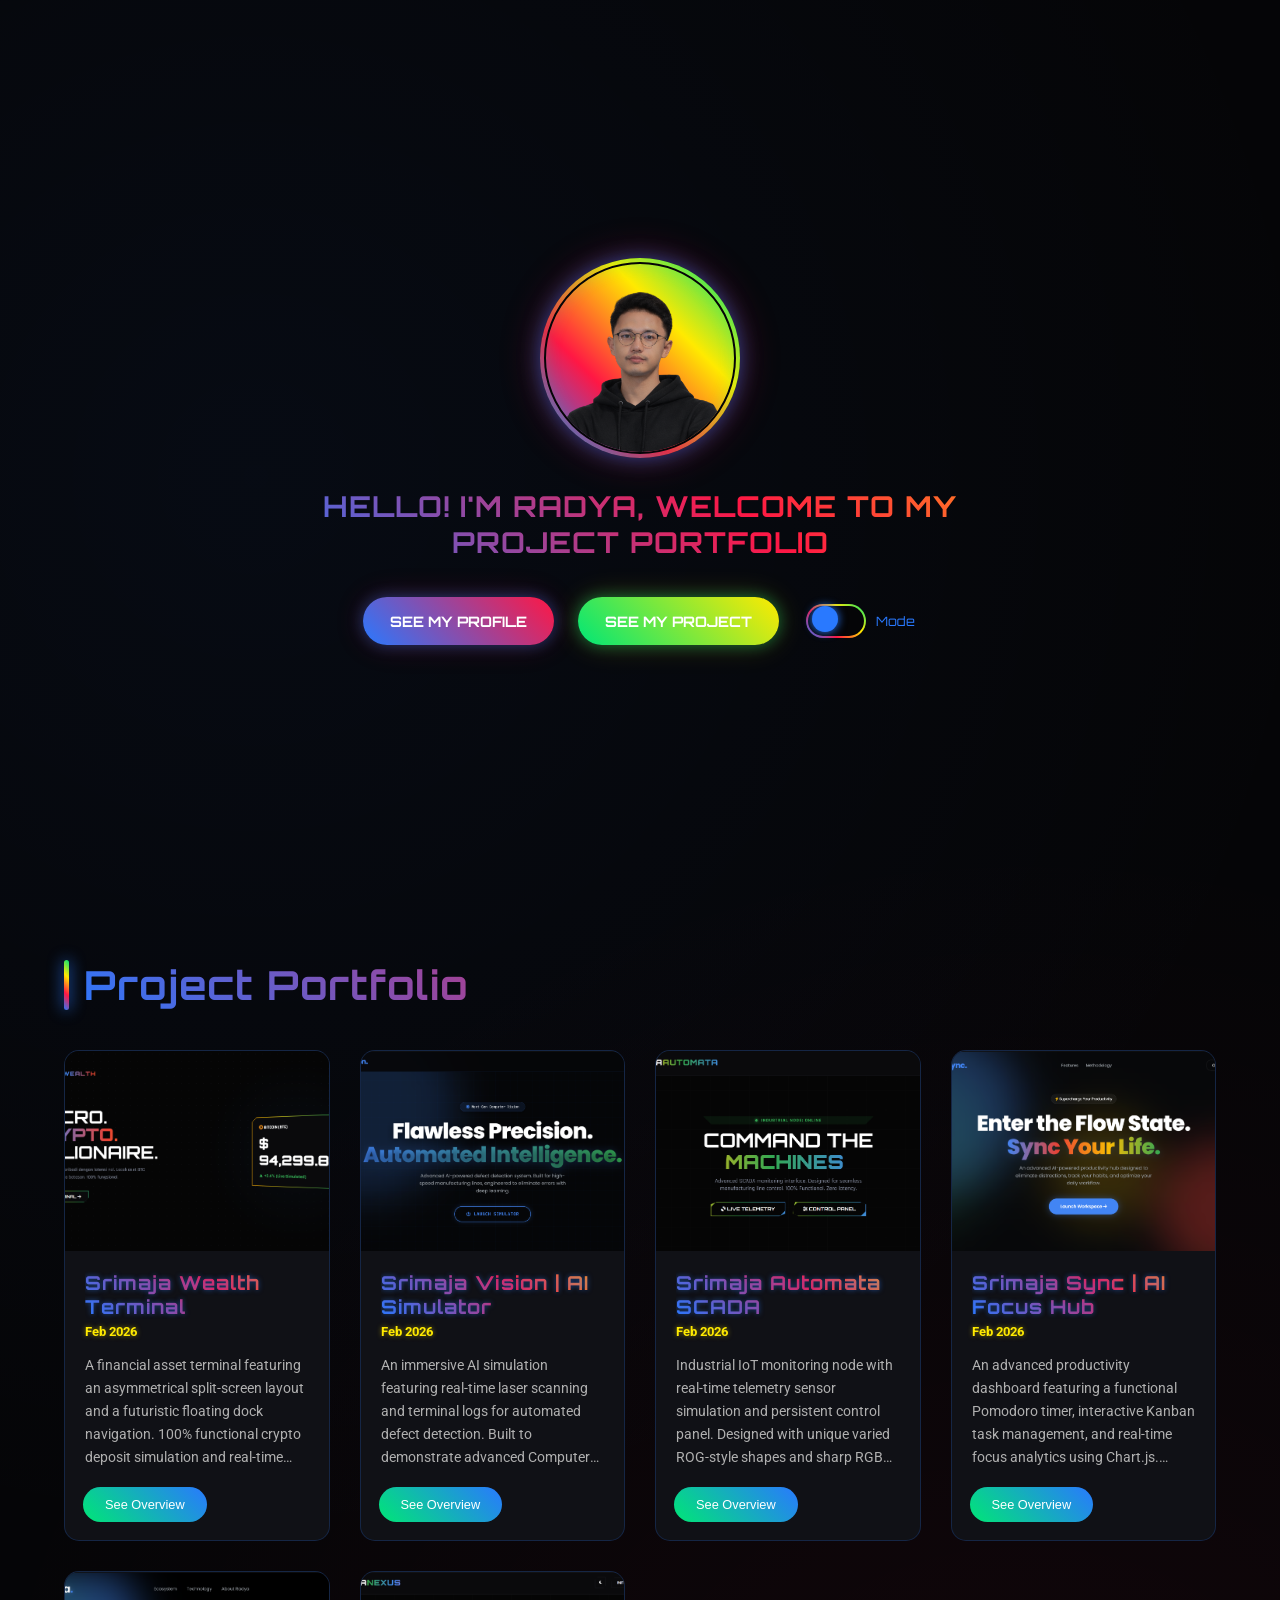
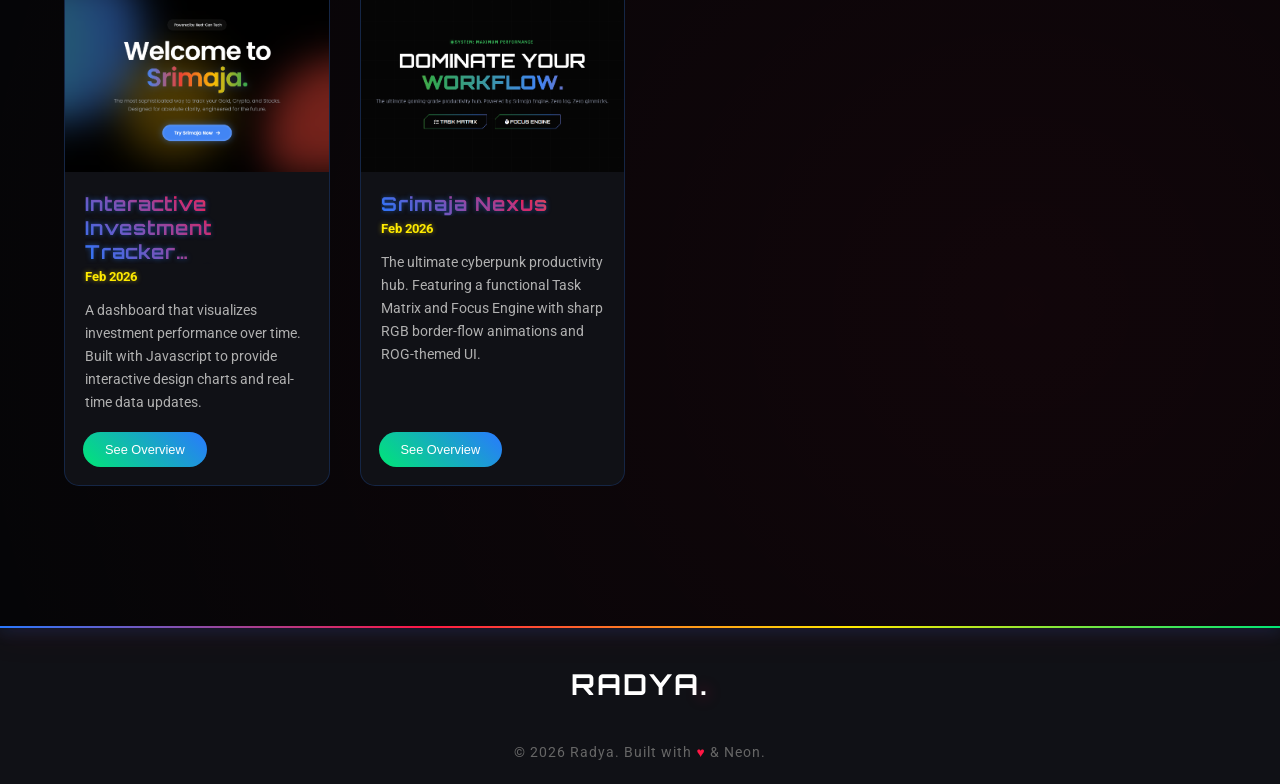
<file: index.html>
<!DOCTYPE html>
<html lang="en">
<head>
    <meta charset="UTF-8">
    <meta name="viewport" content="width=device-width, initial-scale=1.0">
    <title>Radya | Project Portfolio</title>
    <link href="https://fonts.googleapis.com/css2?family=Orbitron:wght@400;700&family=Roboto:wght@300;400;700&display=swap" rel="stylesheet">
    <link rel="stylesheet" href="style.css">
</head>
<body>

    <section class="hero-section">
        <div class="profile-container">
            <div class="neon-circle">
                <img src="images/radya.png" alt="Radya Profile" class="profile-img">
            </div>
            <h1 class="hero-text">HELLO! I'M RADYA, WELCOME TO MY PROJECT PORTFOLIO</h1>
            
            <div class="hero-controls">
                <a href="https://www.linkedin.com/in/radyabp/" target="_blank" class="btn btn-primary">See my Profile</a>
                <button onclick="scrollToProjects()" class="btn btn-secondary">See my Project</button>
                
                <div class="theme-switch-wrapper">
                    <label class="theme-switch" for="checkbox">
                        <input type="checkbox" id="checkbox" />
                        <div class="slider round"></div>
                    </label>
                    <span class="mode-label">Mode</span>
                </div>
            </div>
        </div>
    </section>

    <section id="projects" class="portfolio-section">
        <h2 class="section-title">Project Portfolio</h2>
        
        <div class="project-grid" id="project-grid">
            </div>
    </section>

    <footer class="neon-footer">
        <div class="footer-content">
            <h2 class="footer-logo">RADYA<span>.</span></h2>
            
            <div class="social-links">
                <a href="https://www.linkedin.com/in/radyabp/" target="_blank"><i class="fab fa-linkedin"></i></a>
                <a href="https://github.com/" target="_blank"><i class="fab fa-github"></i></a>
                <a href="mailto:radya@email.com"><i class="fas fa-envelope"></i></a>
            </div>
            
            <p>&copy; 2026 Radya. Built with <span class="neon-heart">&hearts;</span> & Neon.</p>
        </div>
    </footer>

    <script src="script.js"></script>
</body>
</html>
</file>
<file: style.css>
/* --- CSS VARIABLES & THEMES (RGBY NEON EDITION) --- */
:root {
    /* Colors based on Google palette but NEON-ified */
    --neon-red: #ff1744;
    --neon-blue: #2979ff;
    --neon-green: #00e676;
    --neon-yellow: #ffea00;

    /* The Master Blended Gradient */
    --neon-gradient: linear-gradient(
        45deg, 
        var(--neon-blue), 
        var(--neon-red), 
        var(--neon-yellow), 
        var(--neon-green)
    );

    /* Backgrounds - Darker for contrast */
    --bg-color: #050507;
    --card-bg: #101116;
    --text-primary: #ffffff;
    --text-secondary: #b0b0b0;

    /* Fonts */
    --font-heading: 'Orbitron', sans-serif;
    --font-body: 'Roboto', sans-serif;
    --transition: all 0.3s ease;
}

/* Light Mode - Adjusted for RGBY visibility */
[data-theme="light"] {
    --bg-color: #f8f9fa;
    --card-bg: #ffffff;
    --text-primary: #1a1a1a;
    --text-secondary: #555555;
    /* Darker neon versions for light backgrounds */
    --neon-red: #d50000;
    --neon-blue: #0063cc;
    --neon-green: #00c853;
    --neon-yellow: #ffd600;
}

/* --- GLOBAL RESET --- */
* {
    margin: 0;
    padding: 0;
    box-sizing: border-box;
}

body {
    background-color: var(--bg-color);
    /* Subtle background gradient mesh */
    background-image: 
        radial-gradient(circle at 20% 20%, rgba(41, 121, 255, 0.05) 0%, transparent 50%),
        radial-gradient(circle at 80% 80%, rgba(255, 23, 68, 0.05) 0%, transparent 50%);
    color: var(--text-primary);
    font-family: var(--font-body);
    transition: background-color 0.5s ease, color 0.5s ease;
    overflow-x: hidden;
}

/* --- TYPOGRAPHY WITH NEON BLEND --- */
h1, h2, h3, .section-title, .hero-text {
    font-family: var(--font-heading);
    letter-spacing: 1px;
    
    /* Magic Trick for Gradient Text */
    background: var(--neon-gradient);
    background-size: 200% auto;
    -webkit-background-clip: text;
    -webkit-text-fill-color: transparent;
    animation: gradientShift 5s linear infinite;
}

/* Animation to make the colors move slowly */
@keyframes gradientShift {
    0% { background-position: 0% center; }
    100% { background-position: 200% center; }
}

p {
    line-height: 1.6;
    color: var(--text-secondary);
}

/* --- BUTTONS (RGBY STYLE) --- */
.btn {
    padding: 12px 24px;
    border-radius: 50px;
    text-decoration: none;
    font-family: var(--font-heading);
    font-weight: 700;
    font-size: 0.9rem;
    cursor: pointer;
    transition: var(--transition);
    display: inline-block;
    text-transform: uppercase;
    position: relative;
    z-index: 1;
    border: none; /* We use pseudoelements for gradient borders */
    color: white;
    background: var(--card-bg); /* Inner button color */
}

/* Trik untuk membuat border gradient pada elemen rounded */
.btn::before {
    content: "";
    position: absolute;
    top: -3px; left: -3px; right: -3px; bottom: -3px;
    z-index: -1;
    background: var(--neon-gradient);
    border-radius: 55px;
    transition: var(--transition);
}

.btn-primary::before {
    /* More Blue/Red focus */
    background: linear-gradient(45deg, var(--neon-blue), var(--neon-red));
    box-shadow: 0 0 15px rgba(41, 121, 255, 0.4), 0 0 30px rgba(255, 23, 68, 0.2);
}

.btn-secondary::before {
    /* More Green/Yellow focus */
    background: linear-gradient(45deg, var(--neon-green), var(--neon-yellow));
    box-shadow: 0 0 15px rgba(0, 230, 118, 0.4), 0 0 30px rgba(255, 234, 0, 0.2);
}

.btn:hover {
    color: #fff;
    /* Make inner background transparent to show full gradient */
    background: transparent; 
}

.btn:hover::before {
    /* Intensify glow on hover by blurring the pseudo-element */
    filter: blur(5px);
    transform: scale(1.05);
}


/* --- HERO SECTION --- */
.hero-section {
    min-height: 100vh;
    display: flex;
    justify-content: center;
    align-items: center;
    text-align: center;
    padding: 20px;
}

.neon-circle {
    width: 200px;
    height: 200px;
    border-radius: 50%;
    /* Using padding to create space for the gradient border */
    padding: 4px; 
    background: var(--neon-gradient);
    /* Multi-color complex glow */
    box-shadow: 
        0 0 20px rgba(41, 121, 255, 0.5), /* Blue glow */
        0 0 40px rgba(255, 23, 68, 0.3),  /* Red glow wider */
        inset 0 0 20px rgba(0, 230, 118, 0.3); /* Inner green glow */
    margin: 0 auto 30px auto;
    overflow: hidden;
    position: relative;
    animation: pulseGlow 3s infinite alternate;
}

@keyframes pulseGlow {
    from { box-shadow: 0 0 20px rgba(41, 121, 255, 0.5), 0 0 40px rgba(255, 23, 68, 0.3); }
    to { box-shadow: 0 0 30px rgba(41, 121, 255, 0.7), 0 0 60px rgba(255, 23, 68, 0.5), 0 0 80px rgba(255, 234, 0, 0.2); }
}

.profile-img {
    width: 100%;
    height: 100%;
    object-fit: cover;
    border-radius: 50%;
    border: 2px solid var(--bg-color); /* Separator */
}

.hero-text {
    font-size: 1.8rem;
    margin-bottom: 40px;
    max-width: 800px;
    /* Remove default text shadow, let the gradient text speak */
    text-shadow: none;
}

.hero-controls {
    display: flex;
    justify-content: center;
    align-items: center;
    gap: 30px;
    flex-wrap: wrap;
}

/* --- THEME TOGGLE (RGBY style) --- */
.theme-switch-wrapper {
    display: flex;
    align-items: center;
}
.theme-switch { display: inline-block; height: 34px; position: relative; width: 60px; }
.theme-switch input { display: none; }
.slider {
    background-color: #333;
    bottom: 0; cursor: pointer; left: 0; position: absolute; right: 0; top: 0; transition: .4s;
    /* Gradient Border for the toggle */
    border: 2px solid transparent;
    background-image: linear-gradient(var(--bg-color), var(--bg-color)), var(--neon-gradient);
    background-origin: border-box;
    background-clip: content-box, border-box;
}
.slider:before {
    background-color: var(--neon-blue); /* Default knob color */
    bottom: 4px; content: ""; height: 26px; left: 4px; position: absolute; transition: .4s; width: 26px;
    box-shadow: 0 0 10px var(--neon-blue);
}
input:checked + .slider:before {
    transform: translateX(26px);
    background-color: var(--neon-yellow); /* Active knob color */
    box-shadow: 0 0 10px var(--neon-yellow);
}
.slider.round { border-radius: 34px; }
.slider.round:before { border-radius: 50%; }
.mode-label { margin-left: 10px; font-size: 0.8rem; font-family: var(--font-heading); color: var(--neon-blue); }


/* --- PORTFOLIO SECTION --- */
.portfolio-section { padding: 60px 5%; min-height: 100vh; }

.section-title {
    font-size: 2.5rem;
    margin-bottom: 40px;
    border-left: none; /* Removed solid border */
    position: relative;
    padding-left: 20px;
}

/* Replace solid left border with gradient strip */
.section-title::before {
    content: '';
    position: absolute;
    left: 0; top: 0; height: 100%; width: 5px;
    background: var(--neon-gradient);
    border-radius: 5px;
    box-shadow: 0 0 15px var(--neon-blue);
}

.project-grid {
    display: grid;
    grid-template-columns: repeat(4, 1fr); 
    gap: 30px;
}
@media (max-width: 1200px) { .project-grid { grid-template-columns: repeat(3, 1fr); } }
@media (max-width: 900px) { .project-grid { grid-template-columns: repeat(2, 1fr); } }
@media (max-width: 600px) { .project-grid { grid-template-columns: 1fr; } }

/* --- CARDS --- */
.project-card {
    background-color: var(--card-bg);
    border-radius: 15px;
    overflow: hidden;
    transition: var(--transition);
    display: flex;
    flex-direction: column;
    position: relative;
    /* Subtle initial border */
    border: 1px solid rgba(41, 121, 255, 0.2);
}

/* Gradient Border on Hover for Cards */
.project-card::after {
    content: "";
    position: absolute; top: 0; left: 0; right: 0; bottom: 0;
    border-radius: 15px;
    border: 2px solid transparent;
    background: var(--neon-gradient) border-box;
    -webkit-mask: linear-gradient(#fff 0 0) padding-box, linear-gradient(#fff 0 0);
    -webkit-mask-composite: destination-out;
    mask-composite: exclude;
    opacity: 0;
    transition: opacity 0.3s ease;
    pointer-events: none;
}

.project-card:hover {
    transform: translateY(-10px);
    box-shadow: 0 5px 30px rgba(41, 121, 255, 0.2), 0 0 15px rgba(255, 234, 0, 0.1);
}

.project-card:hover::after {
    opacity: 1;
}

.card-img-container { height: 200px; overflow: hidden; }
.card-img { width: 100%; height: 100%; object-fit: cover; transition: transform 0.5s; }
.project-card:hover .card-img { transform: scale(1.1); }

.card-content { padding: 20px; flex-grow: 1; display: flex; flex-direction: column; }

.card-title {
    font-size: 1.2rem;
    margin-bottom: 5px;
    /* Using single neon colors for smaller titles to avoid visual noise */
    color: var(--neon-blue); 
    text-shadow: 0 0 5px rgba(41, 121, 255, 0.5);
    display: -webkit-box; -webkit-line-clamp: 3; -webkit-box-orient: vertical; overflow: hidden;
}

.card-date {
    font-size: 0.8rem;
    color: var(--neon-yellow);
    margin-bottom: 15px;
    font-weight: bold;
    text-shadow: 0 0 5px rgba(255, 234, 0, 0.5);
}

.card-desc {
    font-size: 0.9rem;
    margin-bottom: 20px;
    flex-grow: 1;
    display: -webkit-box; -webkit-line-clamp: 5; -webkit-box-orient: vertical; overflow: hidden;
}

.card-btn {
    align-self: flex-start;
    font-size: 0.8rem; padding: 8px 20px;
    border: none;
    background: var(--card-bg);
    color: var(--text-primary);
    border-radius: 20px;
    cursor: pointer;
    transition: var(--transition);
    position: relative;
    z-index: 1;
}
/* Small gradient border for card button */
.card-btn::before {
    content: "";
    position: absolute; top: -2px; left: -2px; right: -2px; bottom: -2px;
    z-index: -1;
    background: linear-gradient(45deg, var(--neon-green), var(--neon-blue));
    border-radius: 22px;
}
.card-btn:hover {
    background: transparent;
    color: white;
    box-shadow: 0 0 15px rgba(0, 230, 118, 0.4);
}

/* --- OVERVIEW PAGE & SLIDER --- */
.project-detail-container { max-width: 1000px; margin: 40px auto; padding: 20px; }

.slider-container {
    position: relative; max-width: 100%; height: 400px; border-radius: 20px; overflow: hidden; margin-bottom: 40px;
    /* Gradient border using the same trick as theme switch */
    border: 3px solid transparent;
    background-image: linear-gradient(var(--bg-color), var(--bg-color)), var(--neon-gradient);
    background-origin: border-box;
    background-clip: content-box, border-box;
    box-shadow: 0 0 30px rgba(41, 121, 255, 0.3), 0 0 10px rgba(255, 23, 68, 0.2);
}

.slider-wrapper { display: flex; height: 100%; }
.slide { min-width: 100%; object-fit: cover; display: none; }
.slide.active { display: block; animation: fadeEffect 0.5s; }
@keyframes fadeEffect { from {opacity: .4} to {opacity: 1} }

.slider-btn {
    position: absolute; top: 50%; transform: translateY(-50%);
    background-color: rgba(0,0,0,0.5); color: white; border: none;
    font-size: 24px; padding: 10px 15px; cursor: pointer; transition: 0.3s;
}
.slider-btn:hover { background-color: var(--neon-blue); box-shadow: 0 0 15px var(--neon-blue); }
.prev { left: 0; border-radius: 0 10px 10px 0; }
.next { right: 0; border-radius: 10px 0 0 10px; }

.project-info {
    background: var(--card-bg); padding: 40px; border-radius: 20px;
    border-top: 3px solid var(--neon-red); /* Simple accent */
    box-shadow: 0 -10px 30px rgba(255, 23, 68, 0.1);
}

#detail-title {
    font-size: 2.5rem; margin-bottom: 10px;
    /* Gradient text applied via H1 selector automatically */
}

.detail-date {
    font-size: 1rem; color: var(--neon-yellow); margin-bottom: 30px;
    font-family: var(--font-heading); text-shadow: 0 0 5px rgba(255, 234, 0, 0.5);
}
.detail-desc { font-size: 1.1rem; margin-bottom: 40px; max-width: 100%; }

/* --- FOOTER --- */
/* --- MODERN NEON FOOTER --- */
.neon-footer {
    position: relative;
    background-color: var(--card-bg); /* Menyatu dengan warna card */
    text-align: center;
    padding: 40px 20px 20px;
    margin-top: 80px;
    overflow: hidden;
}

/* Garis atas menyala (Crisp Glowing Line) */
.neon-footer::before {
    content: '';
    position: absolute;
    top: 0;
    left: 0;
    right: 0;
    height: 2px; /* Super tipis dan elegan */
    background: var(--neon-gradient);
    box-shadow: 0 0 15px rgba(41, 121, 255, 0.8), 0 0 30px rgba(255, 23, 68, 0.6);
}

.footer-logo {
    font-family: var(--font-heading);
    font-size: 1.8rem;
    color: var(--text-primary);
    letter-spacing: 2px;
    margin-bottom: 20px;
    background: none; /* Reset gradient shift biar solid */
    -webkit-text-fill-color: var(--text-primary);
}

.footer-logo span {
    color: var(--neon-red);
    text-shadow: 0 0 15px var(--neon-red);
}

.social-links {
    display: flex;
    justify-content: center;
    gap: 25px;
    margin-bottom: 20px;
}

.social-links a {
    color: var(--text-secondary);
    font-size: 1.5rem;
    transition: var(--transition);
    text-decoration: none;
}

/* Efek menyala saat di-hover */
.social-links a:hover {
    color: var(--neon-blue);
    transform: translateY(-5px);
    text-shadow: 0 0 15px var(--neon-blue);
}

.neon-footer p {
    font-size: 0.85rem;
    color: #666;
    letter-spacing: 1px;
}

/* Animasi detak jantung kecil di footer */
.neon-heart {
    color: var(--neon-red);
    display: inline-block;
    animation: heartbeat 1.5s infinite;
}

@keyframes heartbeat {
    0%, 100% { transform: scale(1); text-shadow: 0 0 5px var(--neon-red); }
    50% { transform: scale(1.3); text-shadow: 0 0 15px var(--neon-red); }
}
</file>
